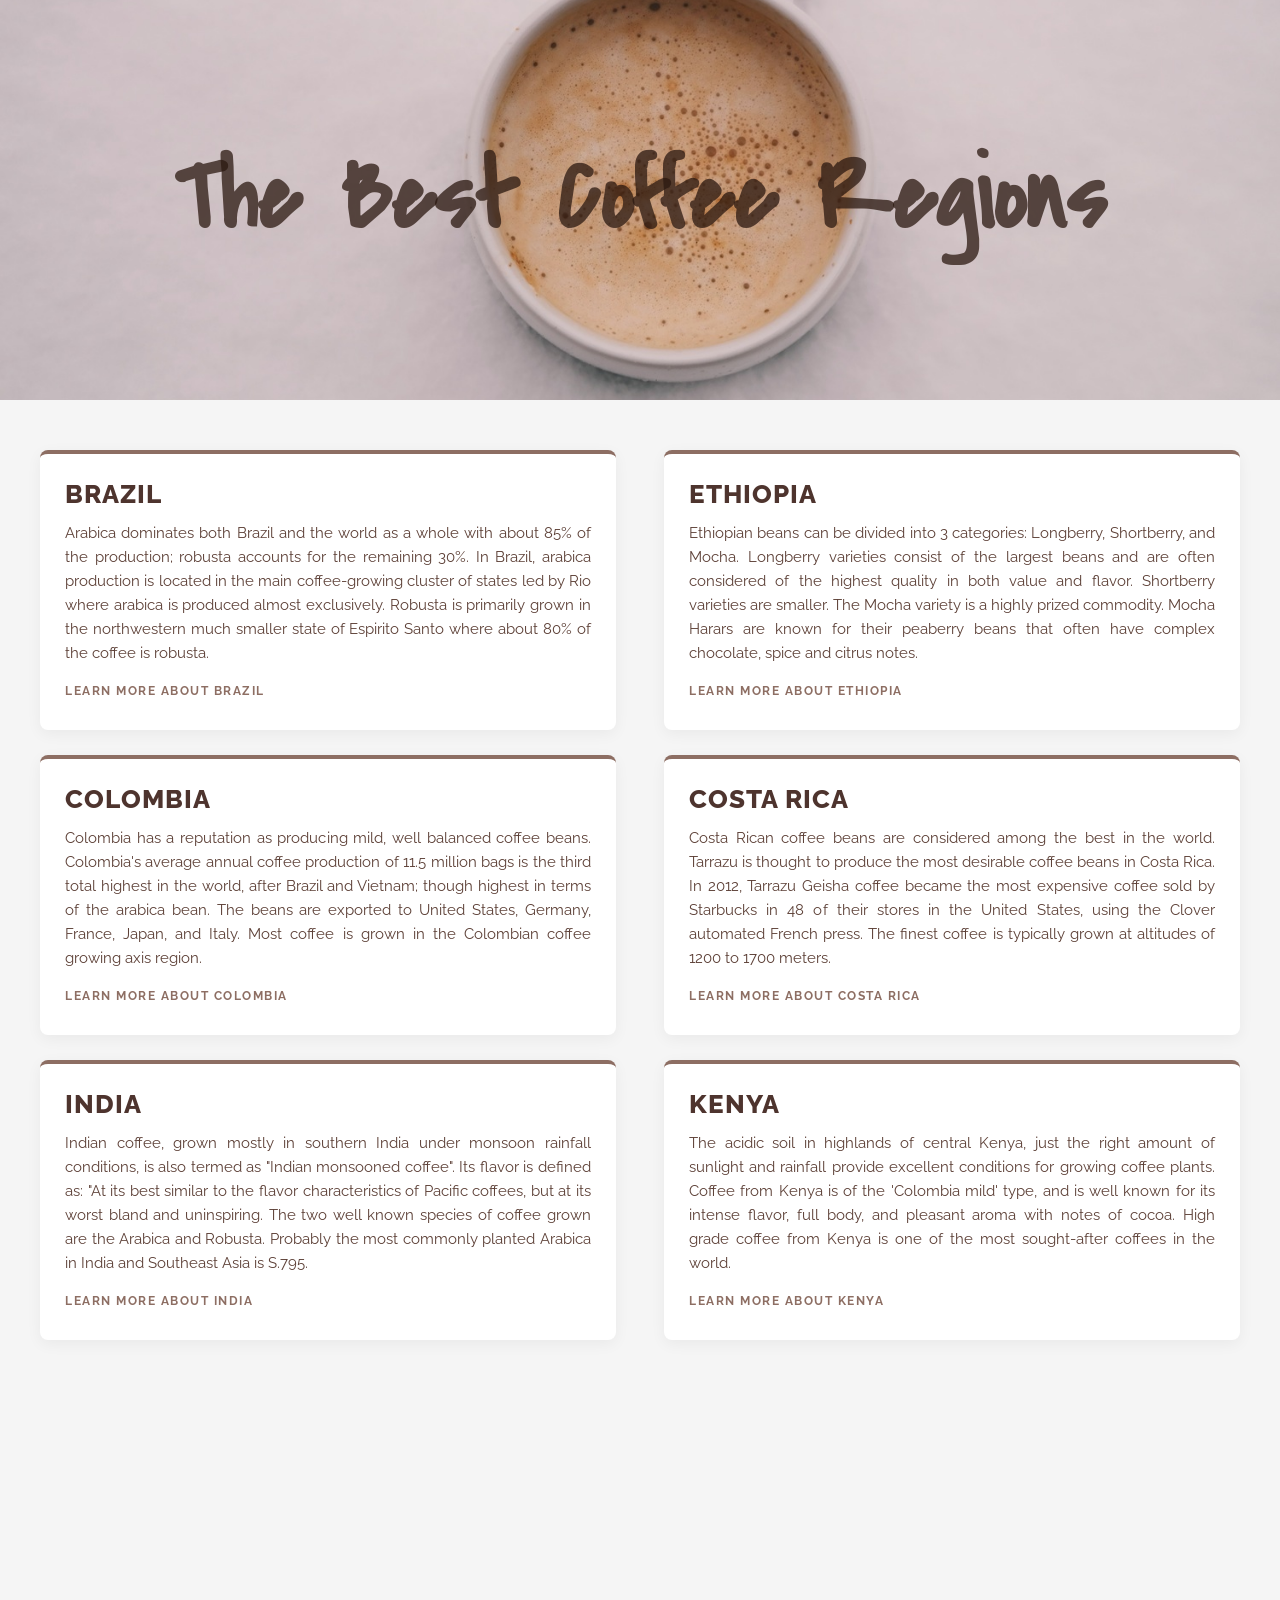
<file: CoffeeBestRegions-position_var/src/index.html>
<!DOCTYPE html>
<html lang="en">
<head>


<!--    HW_07_TEXT  В рамках домашнего задания доделайте css под начатую на уроке апликацию про кофе под position-вариант html-css.-->
<!--    -->

    <meta charset="UTF-8">
    <title>Coffee</title>
    <link rel="shortcut icon" href="../Images/coffee.png" type="image/png">
    <link rel="stylesheet" href="../css/style.css">
</head>
<body>

<div class="header">
    <h1>The Best Coffee Regions</h1>
</div>

<div class="main">
    <div class="left">
        <div>
            <h2>Brazil</h2>
            <p>Arabica dominates both Brazil and the world as a whole with about 85% of the production; robusta
                accounts for the remaining 30%. In Brazil, arabica production is located in the main coffee-growing
                cluster of states led by Rio where arabica is produced almost exclusively. Robusta is primarily grown
                in the northwestern much smaller state of Espirito Santo where about 80% of the coffee is robusta.</p>
            <a href="https://en.wikipedia.org/wiki/Brazil" target="_blank">Learn more about Brazil</a>
        </div>

        <div>
            <h2>Colombia</h2>
            <p>Colombia has a reputation as producing mild, well balanced coffee beans. Colombia's average annual
                coffee production of 11.5 million bags is the third total highest in the world, after Brazil and Vietnam;
                though highest in terms of the arabica bean. The beans are exported to United States, Germany, France,
                Japan, and Italy. Most coffee is grown in the Colombian coffee growing axis region.</p>
            <a href="https://en.wikipedia.org/wiki/Colombia" target="_blank">Learn more about Colombia</a>
        </div>

        <div>
            <h2>India</h2>
            <p>Indian coffee, grown mostly in southern India under monsoon rainfall conditions, is also termed as
                "Indian monsooned coffee". Its flavor is defined as: "At its best similar to the flavor characteristics
                of Pacific coffees, but at its worst bland and uninspiring. The two well known species of coffee grown
                are the Arabica and Robusta. Probably the most commonly planted Arabica in India and Southeast Asia is S.795.</p>
            <a href="https://en.wikipedia.org/wiki/India" target="_blank">Learn more about India</a>
        </div>
    </div> <div class="right">
    <div>
        <h2>Ethiopia</h2>
        <p>Ethiopian beans can be divided into 3 categories: Longberry, Shortberry, and Mocha. Longberry
            varieties consist of the largest beans and are often considered of the highest quality in both value and
            flavor. Shortberry varieties are smaller. The Mocha variety is a highly prized commodity. Mocha Harars are
            known for their peaberry beans that often have complex chocolate, spice and citrus notes.</p>
        <a href="https://en.wikipedia.org/wiki/Ethiopia" target="_blank">Learn more about Ethiopia</a>
    </div>

    <div>
        <h2>Costa Rica</h2>
        <p>Costa Rican coffee beans are considered among the best in the world. Tarrazu is thought to produce the
            most desirable coffee beans in Costa Rica. In 2012, Tarrazu Geisha coffee became the most expensive
            coffee sold by Starbucks in 48 of their stores in the United States, using the Clover automated French
            press. The finest coffee is typically grown at altitudes of 1200 to 1700 meters.</p>
        <a href="https://en.wikipedia.org/wiki/Costa_Rica" target="_blank">Learn more about Costa Rica</a>
    </div>

    <div>
        <h2>Kenya</h2>
        <p>The acidic soil in highlands of central Kenya, just the right amount of sunlight and rainfall provide
            excellent conditions for growing coffee plants. Coffee from Kenya is of the 'Colombia mild' type, and is
            well known for its intense flavor, full body, and pleasant aroma with notes of cocoa. High grade
            coffee from Kenya is one of the most sought-after coffees in the world.</p>
        <a href="https://en.wikipedia.org/wiki/Kenya" target="_blank">Learn more about Kenya</a>
    </div>
</div> </div> </body>
</html>
</file>
<file: CoffeeBestRegions-position_var/css/style.css>
@import url('https://fonts.googleapis.com/css2?family=Covered+By+Your+Grace&family=Raleway:ital,wght=0,100..900;1,100..900&display=swap');


* {
    margin: 0;
    padding: 0;
    box-sizing: border-box;
}

body {
    font-family: 'Raleway', sans-serif;
    background-color: whitesmoke;
    color: #3e2723;
}

/* Шапка */
.header {
    height: 400px;
    background-image: url("../Images/coffee-bgnd.jpeg");
    background-position: center;
    background-repeat: no-repeat;
    background-size: cover;
}

.header > h1 {
    font-size: 100px;
    font-family: "Covered By Your Grace", cursive;
    color: rgba(43, 24, 16, 0.75);
    text-align: center;
    padding-top: 130px;
}



.main {
    position: relative;
    max-width: 1200px;
    margin: 50px auto;
    height: 1150px;
}


.left, .right {
    position: absolute;
    top: 0;
    width: 48%;
}

.left {
    left: 0;
}

.right {
    right: 0;
}


.main > div > div {
    background-color: #ffffff;
    border-radius: 8px;
    padding: 25px;
    margin-bottom: 25px;
    box-shadow: 0 4px 15px rgba(0, 0, 0, 0.05);
    border-top: 4px solid #8d6e63;

    min-height: 280px;
}

.main h2 {
    font-size: 26px;
    font-weight: 800;
    text-transform: uppercase;
    color: #4e342e;
    margin-bottom: 12px;
    letter-spacing: 1px;
}

.main p {
    font-size: 15px;
    line-height: 1.6;
    text-align: justify;
    color: #5d4037;
    margin-bottom: 15px;
}

.main a {
    display: inline-block;
    color: #8d6e63;
    font-weight: 700;
    text-transform: uppercase;
    text-decoration: none;
    letter-spacing: 1.5px;
    font-size: 12px;
    transition: color 0.3s ease;
}

.main a:hover {
    color: #4e342e;
    text-decoration: underline;
}











/*
HW_07_TEXT  В рамках домашнего задания доделайте css под начатую на уроке апликацию про кофе под position-вариант html-css.
 */
</file>
